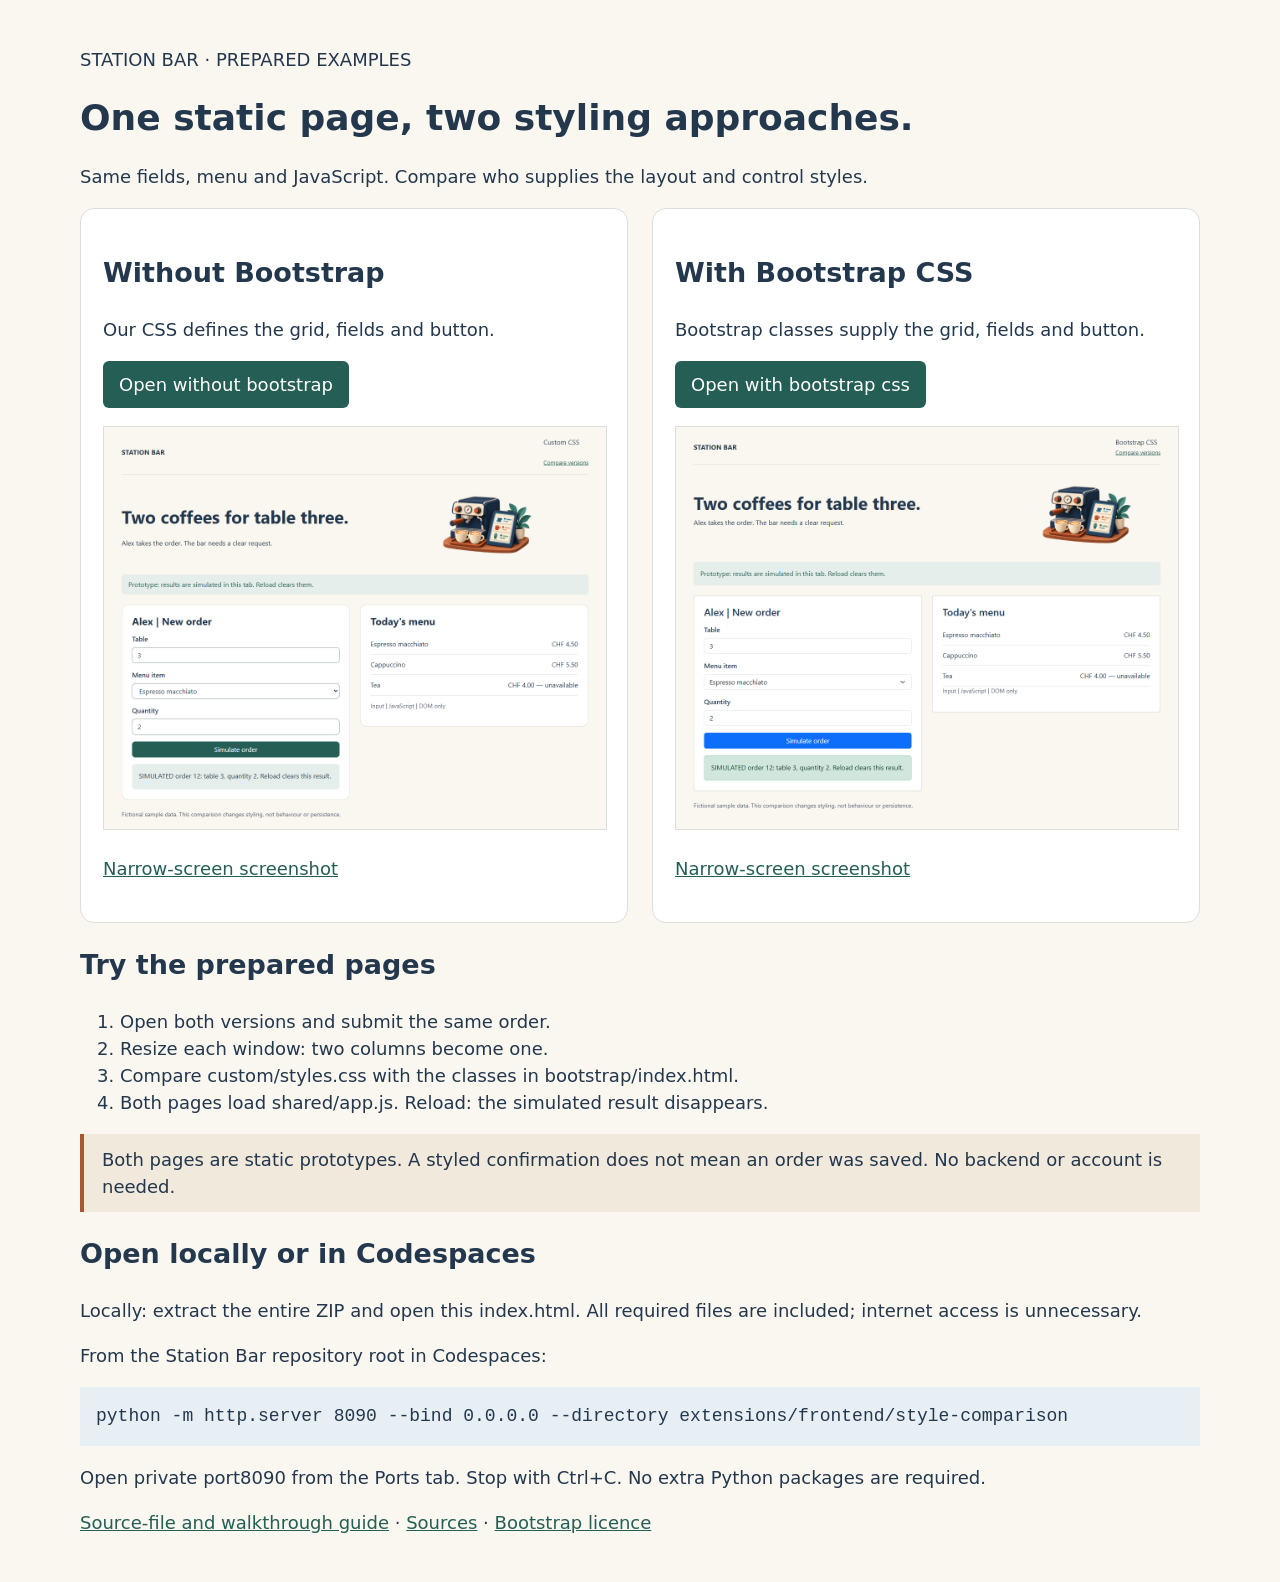
<file: extensions/frontend/style-comparison/index.html>
<!doctype html><html lang="en"><head><meta charset="utf-8"><meta name="viewport" content="width=device-width,initial-scale=1"><title>Station Bar | Two styling approaches</title><style>
body{background:#faf7f0;color:#23374d;font:18px/1.5 system-ui;margin:0}main{max-width:1120px;margin:auto;padding:28px}h1{font-size:36px;line-height:1.15}a{color:#245e55}.choices{display:grid;grid-template-columns:1fr 1fr;gap:24px}article{background:white;border:1px solid #ddd;border-radius:14px;padding:22px}img{width:100%;height:auto;border:1px solid #ddd}.open{display:inline-block;background:#245e55;color:white;padding:10px 16px;border-radius:6px;text-decoration:none}pre{white-space:pre-wrap;background:#e7eff5;padding:16px}code{font-size:.9em}.note{border-left:4px solid #a95732;padding:12px 18px;background:#f2e9dd}@media(max-width:700px){.choices{grid-template-columns:1fr}main{padding:18px}}
</style></head><body><main><p>STATION BAR · PREPARED EXAMPLES</p><h1>One static page, two styling approaches.</h1><p>Same fields, menu and JavaScript. Compare who supplies the layout and control styles.</p><div class="choices"><article><h2>Without Bootstrap</h2><p>Our CSS defines the grid, fields and button.</p><p><a class="open" href="custom/index.html" target="_blank">Open without bootstrap</a></p><a href="screenshots/custom-desktop.png"><img src="screenshots/custom-desktop.png" alt="Actual without bootstrap desktop page"></a><p><a href="screenshots/custom-mobile.png">Narrow-screen screenshot</a></p></article><article><h2>With Bootstrap CSS</h2><p>Bootstrap classes supply the grid, fields and button.</p><p><a class="open" href="bootstrap/index.html" target="_blank">Open with bootstrap css</a></p><a href="screenshots/bootstrap-desktop.png"><img src="screenshots/bootstrap-desktop.png" alt="Actual with bootstrap css desktop page"></a><p><a href="screenshots/bootstrap-mobile.png">Narrow-screen screenshot</a></p></article></div><h2>Try the prepared pages</h2><ol><li>Open both versions and submit the same order.</li><li>Resize each window: two columns become one.</li><li>Compare custom/styles.css with the classes in bootstrap/index.html.</li><li>Both pages load shared/app.js. Reload: the simulated result disappears.</li></ol><p class="note">Both pages are static prototypes. A styled confirmation does not mean an order was saved. No backend or account is needed.</p><h2>Open locally or in Codespaces</h2><p>Locally: extract the entire ZIP and open this index.html. All required files are included; internet access is unnecessary.</p><p>From the Station Bar repository root in Codespaces:</p><pre>python -m http.server 8090 --bind 0.0.0.0 --directory extensions/frontend/style-comparison</pre><p>Open private port8090 from the Ports tab. Stop with Ctrl+C. No extra Python packages are required.</p><p><a href="README.md">Source-file and walkthrough guide</a> · <a href="SOURCES.json">Sources</a> · <a href="vendor/bootstrap/LICENSE">Bootstrap licence</a></p></main></body></html>
</file>
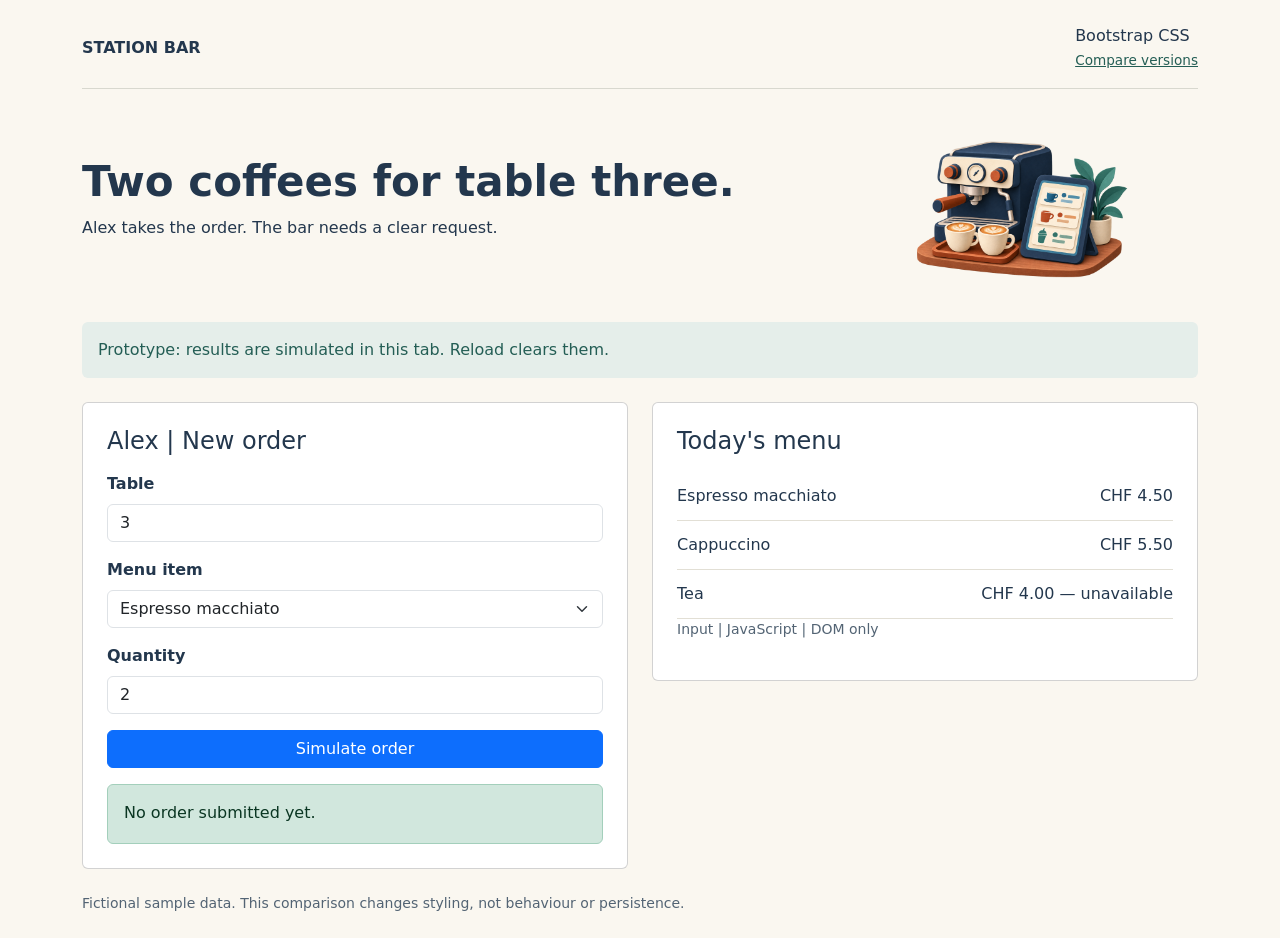
<file: extensions/frontend/style-comparison/bootstrap/index.html>
<!doctype html>
<html lang="en">
<head>
  <meta charset="utf-8">
  <meta name="viewport" content="width=device-width, initial-scale=1">
  <title>Station Bar | Bootstrap CSS</title>
  <!-- Vendored Bootstrap 5.3.8 CSS: no CDN and no Bootstrap JavaScript needed. -->
  <link rel="stylesheet" href="../vendor/bootstrap/bootstrap.min.css">
  <link rel="stylesheet" href="../shared/brand.css">
  <script src="../shared/menu-data.js" defer></script>
  <script src="../shared/app.js" defer></script>
</head>
<body>
<main class="container py-4">
  <header class="brand-header d-flex justify-content-between align-items-center pb-3 mb-4">
    <strong>STATION BAR</strong>
    <div><span>Bootstrap CSS</span><br><a href="../index.html">Compare versions</a></div>
  </header>
  <section class="brand-hero row align-items-center g-4">
    <div class="col-12 col-md-8"><h1>Two coffees for table three.</h1><p>Alex takes the order. The bar needs a clear request.</p></div>
    <div class="col-12 col-md-4 text-center"><img src="../assets/station-bar-frontend-v1.png" alt=""></div>
  </section>
  <p class="variant rounded p-3 my-4">Prototype: results are simulated in this tab. Reload clears them.</p>
  <!-- Bootstrap row/columns stack below the md breakpoint (768px). -->
  <div class="workspace row g-4">
    <div class="col-12 col-md-6">
      <section class="panel card card-body p-4 order-panel">
        <h2 class="h4 mb-3">Alex | New order</h2>
        <form id="order-form">
          <div class="mb-3">
            <label for="table" class="form-label fw-semibold">Table</label>
            <input id="table" name="table" type="number" min="1" step="1" required value="3" class="form-control">
          </div>
          <div class="mb-3">
            <label for="item" class="form-label fw-semibold">Menu item</label>
            <select id="item" name="item" required class="form-select"></select>
          </div>
          <div class="mb-3">
            <label for="quantity" class="form-label fw-semibold">Quantity</label>
            <input id="quantity" name="quantity" type="number" min="1" step="1" required value="2" class="form-control">
          </div>
          <button id="submit" type="submit" class="btn btn-primary w-100">Simulate order</button>
        </form>
        <div id="result" role="status" aria-live="polite" class="alert alert-success mt-3 mb-0">No order submitted yet.</div>
      </section>
    </div>
    <div class="col-12 col-md-6">
      <section class="panel card card-body p-4 menu-panel">
        <h2 class="h4 mb-3">Today's menu</h2>
        <div id="menu"></div>
        <p class="trace">Input | JavaScript | DOM only</p>
      </section>
    </div>
  </div>
  <footer class="page-footer mt-4">Fictional sample data. This comparison changes styling, not behaviour or persistence.</footer>
</main>
</body>
</html>
</file>
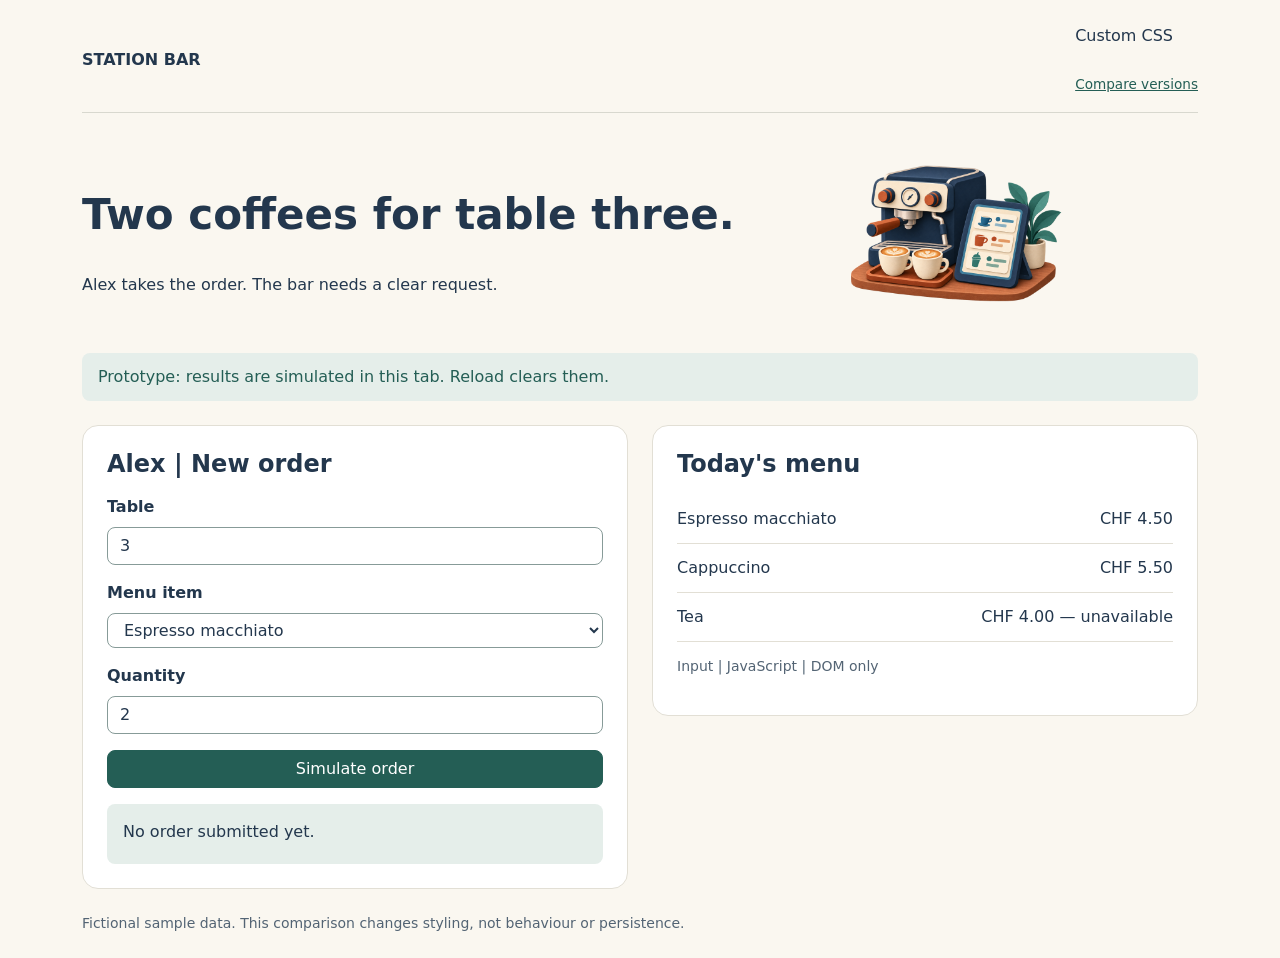
<file: extensions/frontend/style-comparison/custom/index.html>
<!doctype html>
<html lang="en">
<head>
  <meta charset="utf-8">
  <meta name="viewport" content="width=device-width, initial-scale=1">
  <title>Station Bar | Custom CSS</title>
  <!-- Our own CSS implements the layout and form controls. -->
  <link rel="stylesheet" href="styles.css">
  <link rel="stylesheet" href="../shared/brand.css">
  <script src="../shared/menu-data.js" defer></script>
  <script src="../shared/app.js" defer></script>
</head>
<body>
<main class="page">
  <header class="brand-header">
    <strong>STATION BAR</strong>
    <div><span>Custom CSS</span><br><a href="../index.html">Compare versions</a></div>
  </header>
  <section class="brand-hero">
    <div><h1>Two coffees for table three.</h1><p>Alex takes the order. The bar needs a clear request.</p></div>
    <div><img src="../assets/station-bar-frontend-v1.png" alt=""></div>
  </section>
  <p class="variant">Prototype: results are simulated in this tab. Reload clears them.</p>
  <!-- Custom CSS Grid columns stack below our 768px breakpoint. -->
  <div class="workspace">
    <div>
      <section class="panel order-panel">
        <h2>Alex | New order</h2>
        <form id="order-form">
          <div class="field">
            <label for="table">Table</label>
            <input id="table" name="table" type="number" min="1" step="1" required value="3">
          </div>
          <div class="field">
            <label for="item">Menu item</label>
            <select id="item" name="item" required></select>
          </div>
          <div class="field">
            <label for="quantity">Quantity</label>
            <input id="quantity" name="quantity" type="number" min="1" step="1" required value="2">
          </div>
          <button id="submit" type="submit">Simulate order</button>
        </form>
        <div id="result" role="status" aria-live="polite">No order submitted yet.</div>
      </section>
    </div>
    <div>
      <section class="panel menu-panel">
        <h2>Today's menu</h2>
        <div id="menu"></div>
        <p class="trace">Input | JavaScript | DOM only</p>
      </section>
    </div>
  </div>
  <footer class="page-footer">Fictional sample data. This comparison changes styling, not behaviour or persistence.</footer>
</main>
</body>
</html>
</file>
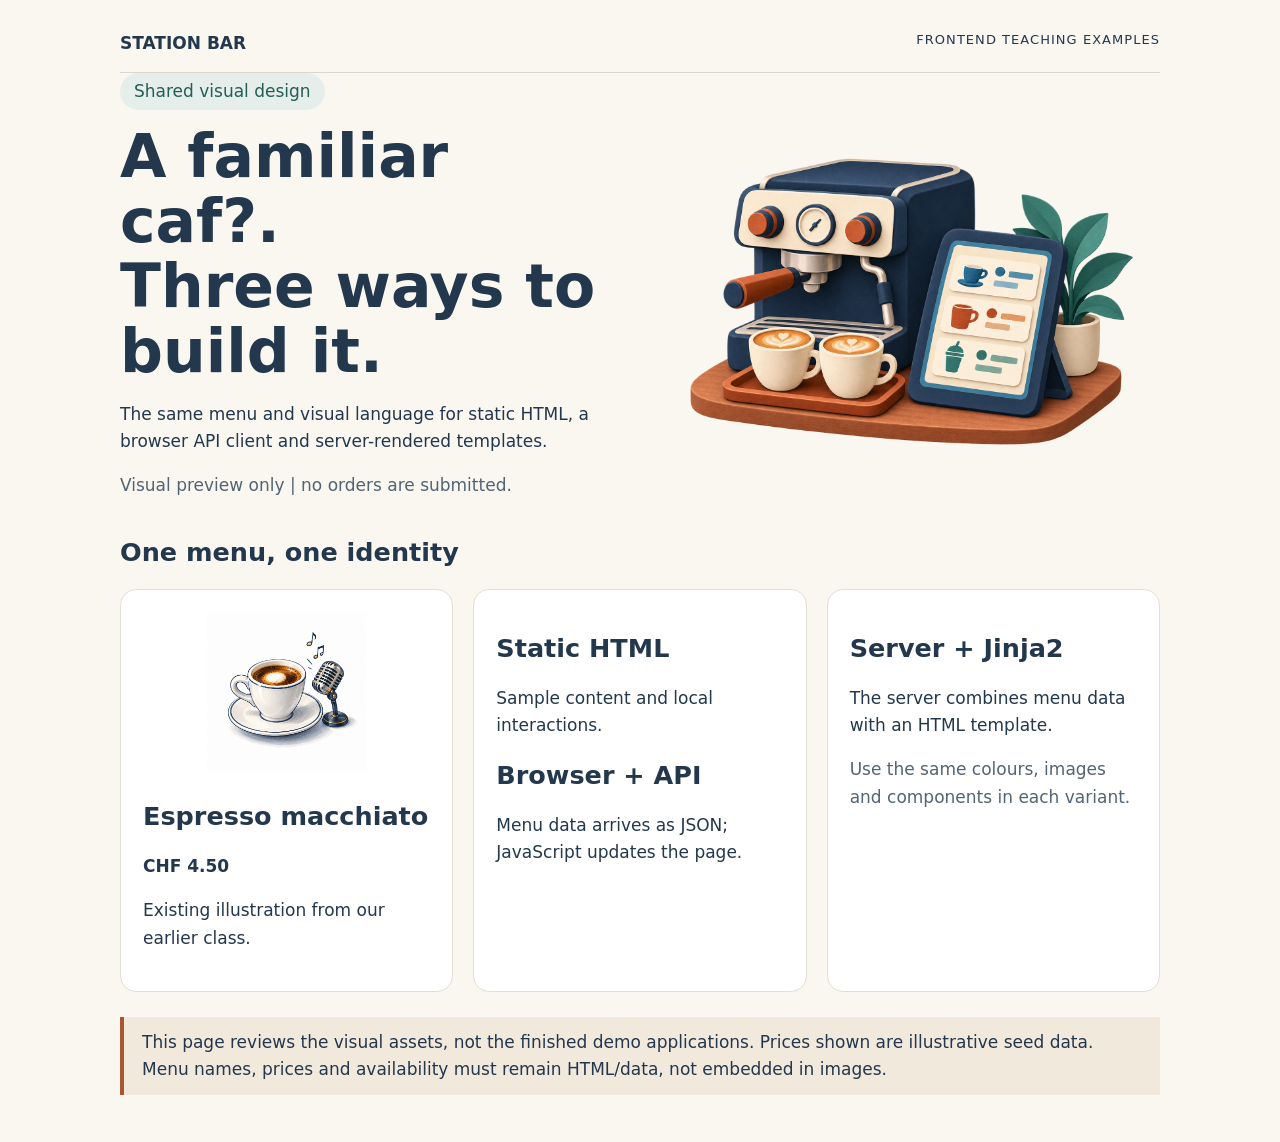
<file: extensions/frontend/shared/visual-preview.html>
<!doctype html><html lang="en"><meta charset="utf-8"><meta name="viewport" content="width=device-width, initial-scale=1"><title>Station Bar | visual preview</title><link rel="stylesheet" href="theme.css"><main><header><strong>STATION BAR</strong><span class="label">Frontend teaching examples</span></header><section class="hero"><div><span class="pill">Shared visual design</span><h1>A familiar caf?.<br>Three ways to build it.</h1><p>The same menu and visual language for static HTML, a browser API client and server-rendered templates.</p><p class="muted">Visual preview only | no orders are submitted.</p></div><img src="assets/station-bar-frontend-v1.png" alt=""></section><h2>One menu, one identity</h2><div class="cards"><article class="card"><img src="assets/espresso-macchiato-v1.png" alt="Illustrated espresso cup with a small microphone"><h2>Espresso macchiato</h2><p class="price">CHF 4.50</p><p>Existing illustration from our earlier class.</p></article><article class="card"><h2>Static HTML</h2><p>Sample content and local interactions.</p><h2>Browser + API</h2><p>Menu data arrives as JSON; JavaScript updates the page.</p></article><article class="card"><h2>Server + Jinja2</h2><p>The server combines menu data with an HTML template.</p><p class="muted">Use the same colours, images and components in each variant.</p></article></div><p class="note">This page reviews the visual assets, not the finished demo applications. Prices shown are illustrative seed data. Menu names, prices and availability must remain HTML/data, not embedded in images.</p></main></html>
</file>
<file: extensions/frontend/style-comparison/shared/brand.css>
/* Shared identity only; the two versions supply their own layout/control styles. */
body { background: #faf7f0; color: #23374d; font-family: system-ui, sans-serif; }
.brand-header { border-bottom: 1px solid #d8d8cf; }
.brand-header a { color: #245e55; font-size: .85rem; }
.brand-hero h1 { font-size: clamp(30px, 4vw, 42px); line-height: 1.08; font-weight: 700; }
.brand-hero p { margin: 12px 0; }
.brand-hero img { width: 100%; max-width: 240px; height: 185px; object-fit: contain; }
.variant { background: #e5eeea; color: #245e55; }
.menu-row { display: flex; justify-content: space-between; gap: 12px; padding: 12px 0; border-bottom: 1px solid #e2dfd5; }
.menu-row span:last-child { white-space: nowrap; }
.trace, .page-footer { color: #536474; font-size: 14px; }
#result { min-height: 60px; }
#result.error { color: #8c3522; background: #fff0e9; }
@media (max-width: 767px) { .brand-hero img { height: 100px; } }
</file>
<file: extensions/frontend/shared/theme.css>
*{box-sizing:border-box}body{margin:0;background:#faf7f0;color:#23374d;font:17px/1.6 system-ui,sans-serif}main{max-width:1100px;margin:auto;padding:30px}header{display:flex;justify-content:space-between;border-bottom:1px solid #d8d8cf;padding-bottom:15px}h1{font-size:clamp(34px,5vw,60px);line-height:1.08;margin:14px 0}h2{line-height:1.2}small,.label{font-size:13px;text-transform:uppercase;letter-spacing:.08em}.hero{display:grid;grid-template-columns:1fr 1fr;align-items:center;gap:30px}.hero img{width:100%;height:360px;object-fit:contain}.pill{display:inline-block;border-radius:20px;padding:5px 14px;background:#e5eeea;color:#245e55}.cards{display:grid;grid-template-columns:repeat(3,1fr);gap:20px}.card{background:white;border:1px solid #e2dfd5;border-radius:16px;padding:22px}.card img{width:100%;height:160px;object-fit:contain}.note{border-left:4px solid #a95732;padding:12px 18px;background:#f2e9dd;margin-top:25px}a{color:#245e55}.price{font-weight:700}.muted{color:#536474}@media(max-width:650px){.hero,.cards{grid-template-columns:1fr}.hero img{height:250px}}
.app-hero{display:grid;grid-template-columns:1fr 240px;align-items:center;gap:30px}.app-hero img{width:240px;height:185px;object-fit:contain}.app-hero h1{font-size:42px}.workspace{display:grid;grid-template-columns:1fr 1fr;gap:24px}label{display:block;font-weight:600;margin-top:12px}input,select,button{font:inherit;width:100%;border:1px solid #879b98;border-radius:8px;padding:10px}button{background:#245e55;color:white;margin-top:20px;cursor:pointer}button:disabled{opacity:.55;cursor:wait}input:focus,select:focus,button:focus{outline:3px solid #bd7956;outline-offset:2px}.menu-row{padding:12px 0;border-bottom:1px solid #e2dfd5;display:flex;justify-content:space-between;gap:12px}#result,.result{padding:14px;background:#e5eeea;min-height:60px;margin-top:16px;border-radius:8px}.error{color:#8c3522;background:#fff0e9!important}.variant{background:#e5eeea;padding:8px 14px;border-radius:8px}.trace{font-size:14px;color:#536474}.queue-card{border-left:4px solid #245e55;padding-left:12px}footer{margin-top:25px;font-size:14px;color:#536474}@media(max-width:700px){main{padding:18px}.workspace{grid-template-columns:1fr}.app-hero{grid-template-columns:1fr 100px;gap:8px}.app-hero img{width:100px;height:120px}.app-hero h1{font-size:30px}}
</file>
<file: extensions/frontend/style-comparison/custom/styles.css>
/* No Bootstrap: these selectors implement this page's layout and controls. */
* { box-sizing: border-box; }
body { margin: 0; font-size: 16px; line-height: 1.5; }
.page { max-width: 1140px; margin: auto; padding: 24px 12px; }
.brand-header { display: flex; justify-content: space-between; align-items: center; padding-bottom: 16px; margin-bottom: 24px; }
.brand-header span { display: block; }
.brand-hero { display: grid; grid-template-columns: 2fr 1fr; align-items: center; gap: 24px; }
.brand-hero img { justify-self: center; }
.variant { margin: 24px 0; padding: 12px 16px; border-radius: 8px; }
/* Same two-column intention as row + col-12 col-md-6 in the Bootstrap page. */
.workspace { display: grid; grid-template-columns: 1fr 1fr; gap: 24px; }
.panel { background: white; border: 1px solid #e2dfd5; border-radius: 16px; padding: 24px; }
h2 { font-size: 24px; line-height: 1.2; margin: 0 0 16px; }
.field { margin-bottom: 16px; }
label { display: block; margin-bottom: 8px; font-weight: 600; }
input, select { width: 100%; border: 1px solid #879b98; border-radius: 8px; padding: 6px 12px; font: inherit; background: white; color: inherit; }
button { width: 100%; border: 1px solid #245e55; border-radius: 8px; padding: 6px 12px; background: #245e55; color: white; font: inherit; cursor: pointer; }
button:disabled { opacity: .55; cursor: default; }
input:focus, select:focus, button:focus-visible { outline: 3px solid #bd7956; outline-offset: 2px; }
#result { margin-top: 16px; padding: 16px; border-radius: 8px; background: #e5eeea; }
.page-footer { margin-top: 24px; }
@media (max-width: 767px) { .workspace, .brand-hero { grid-template-columns: 1fr; } }
</file>
